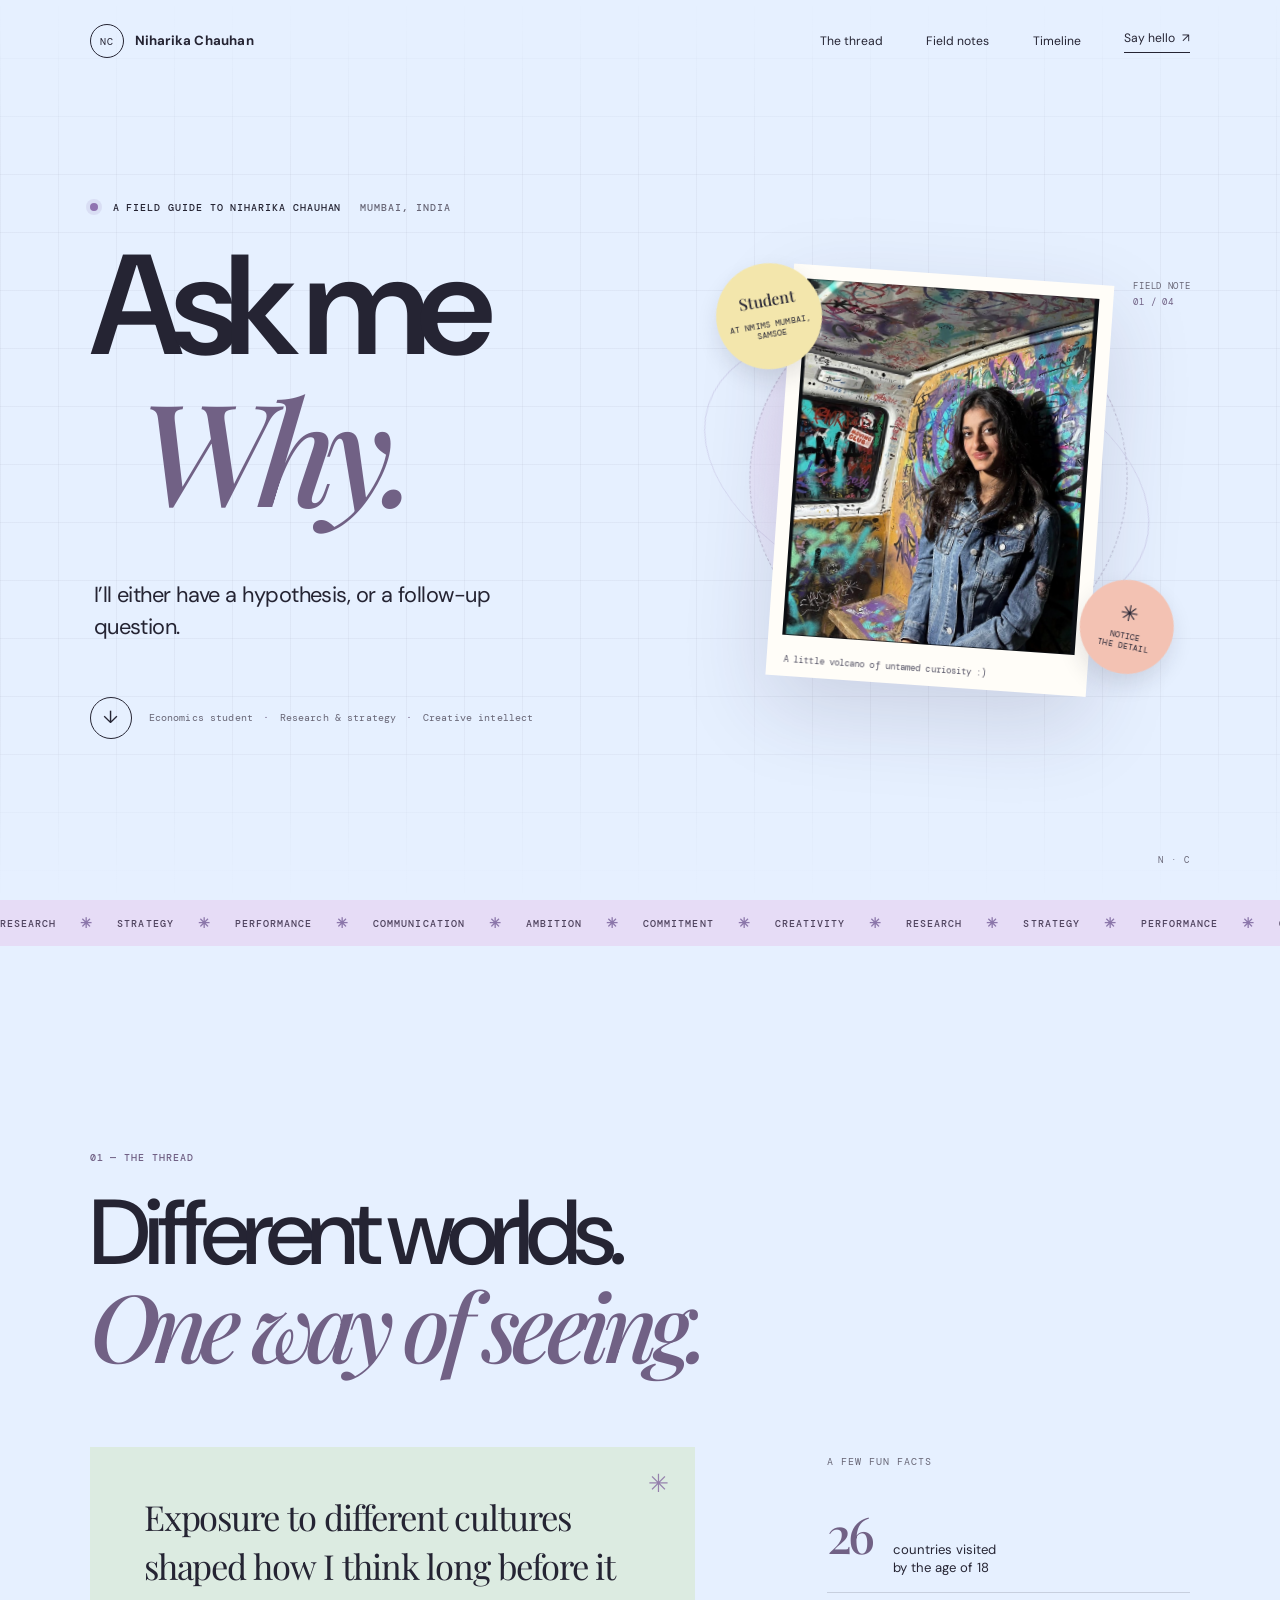
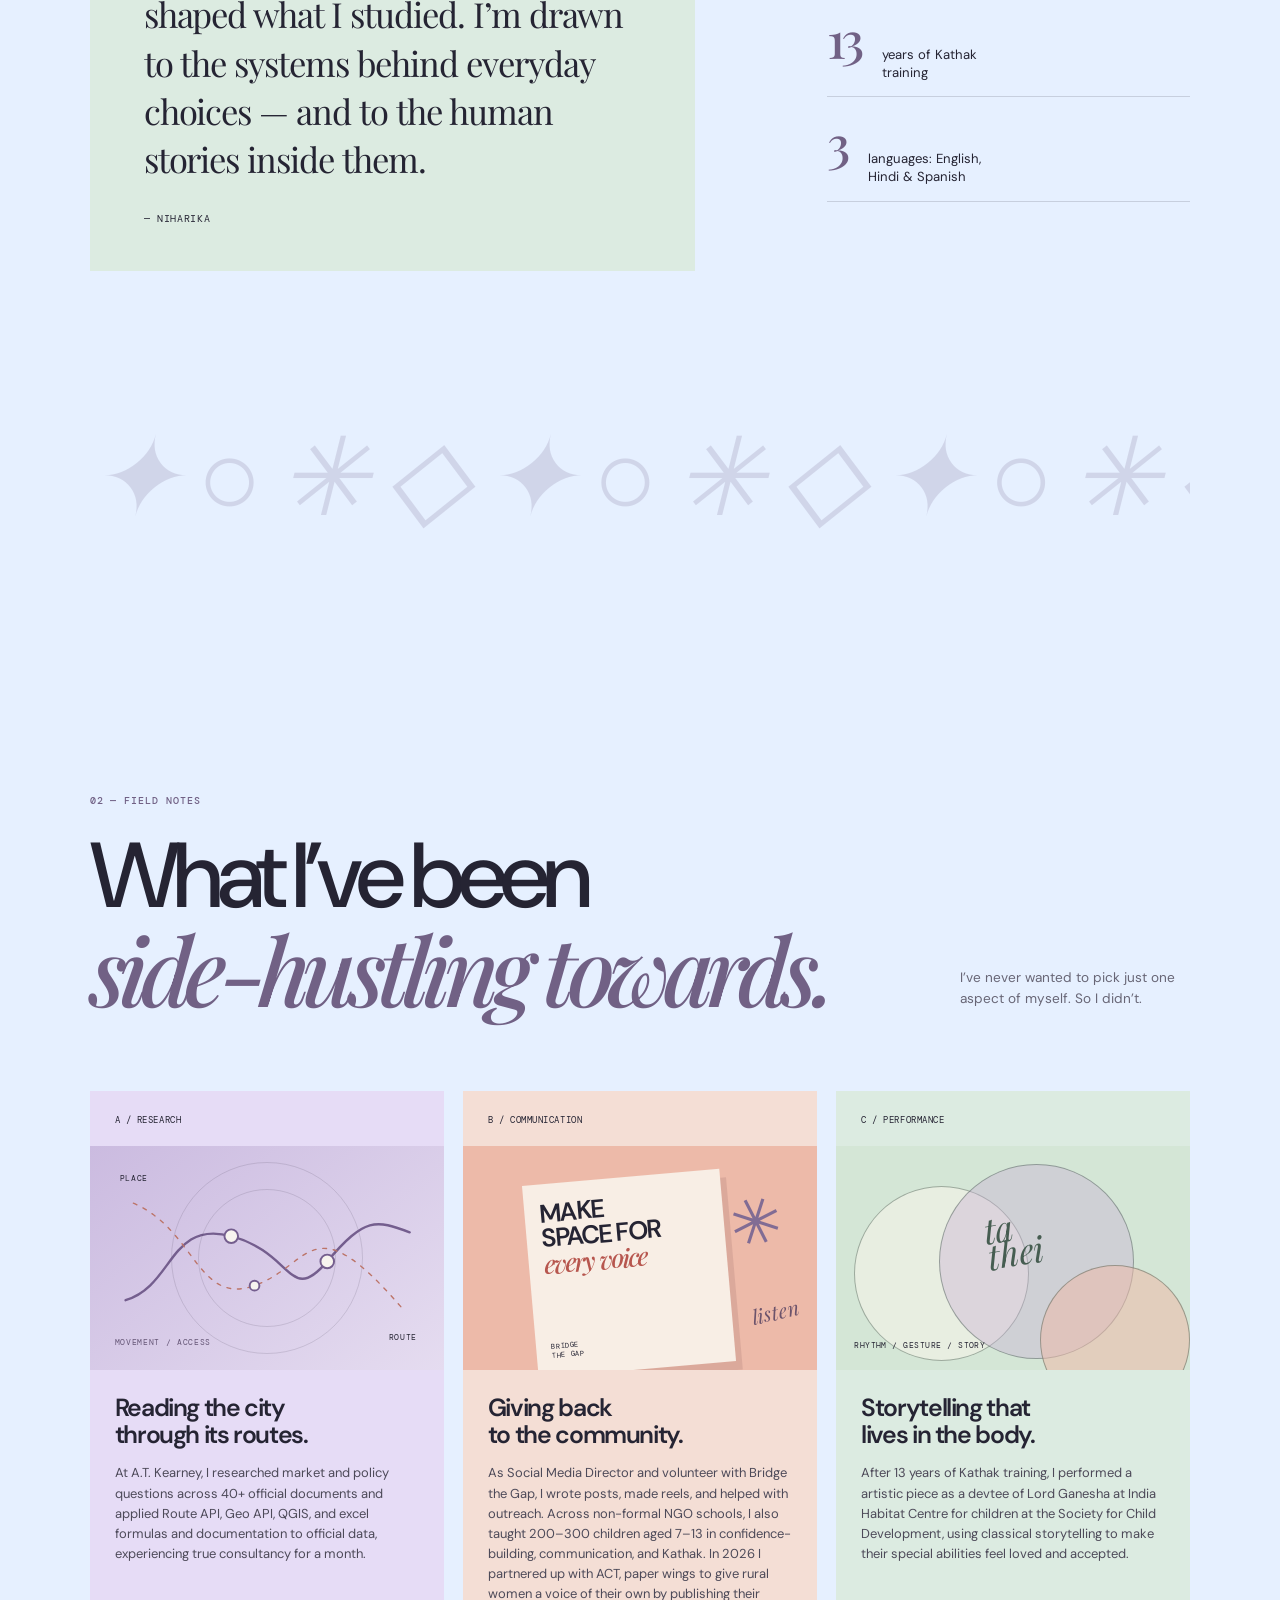
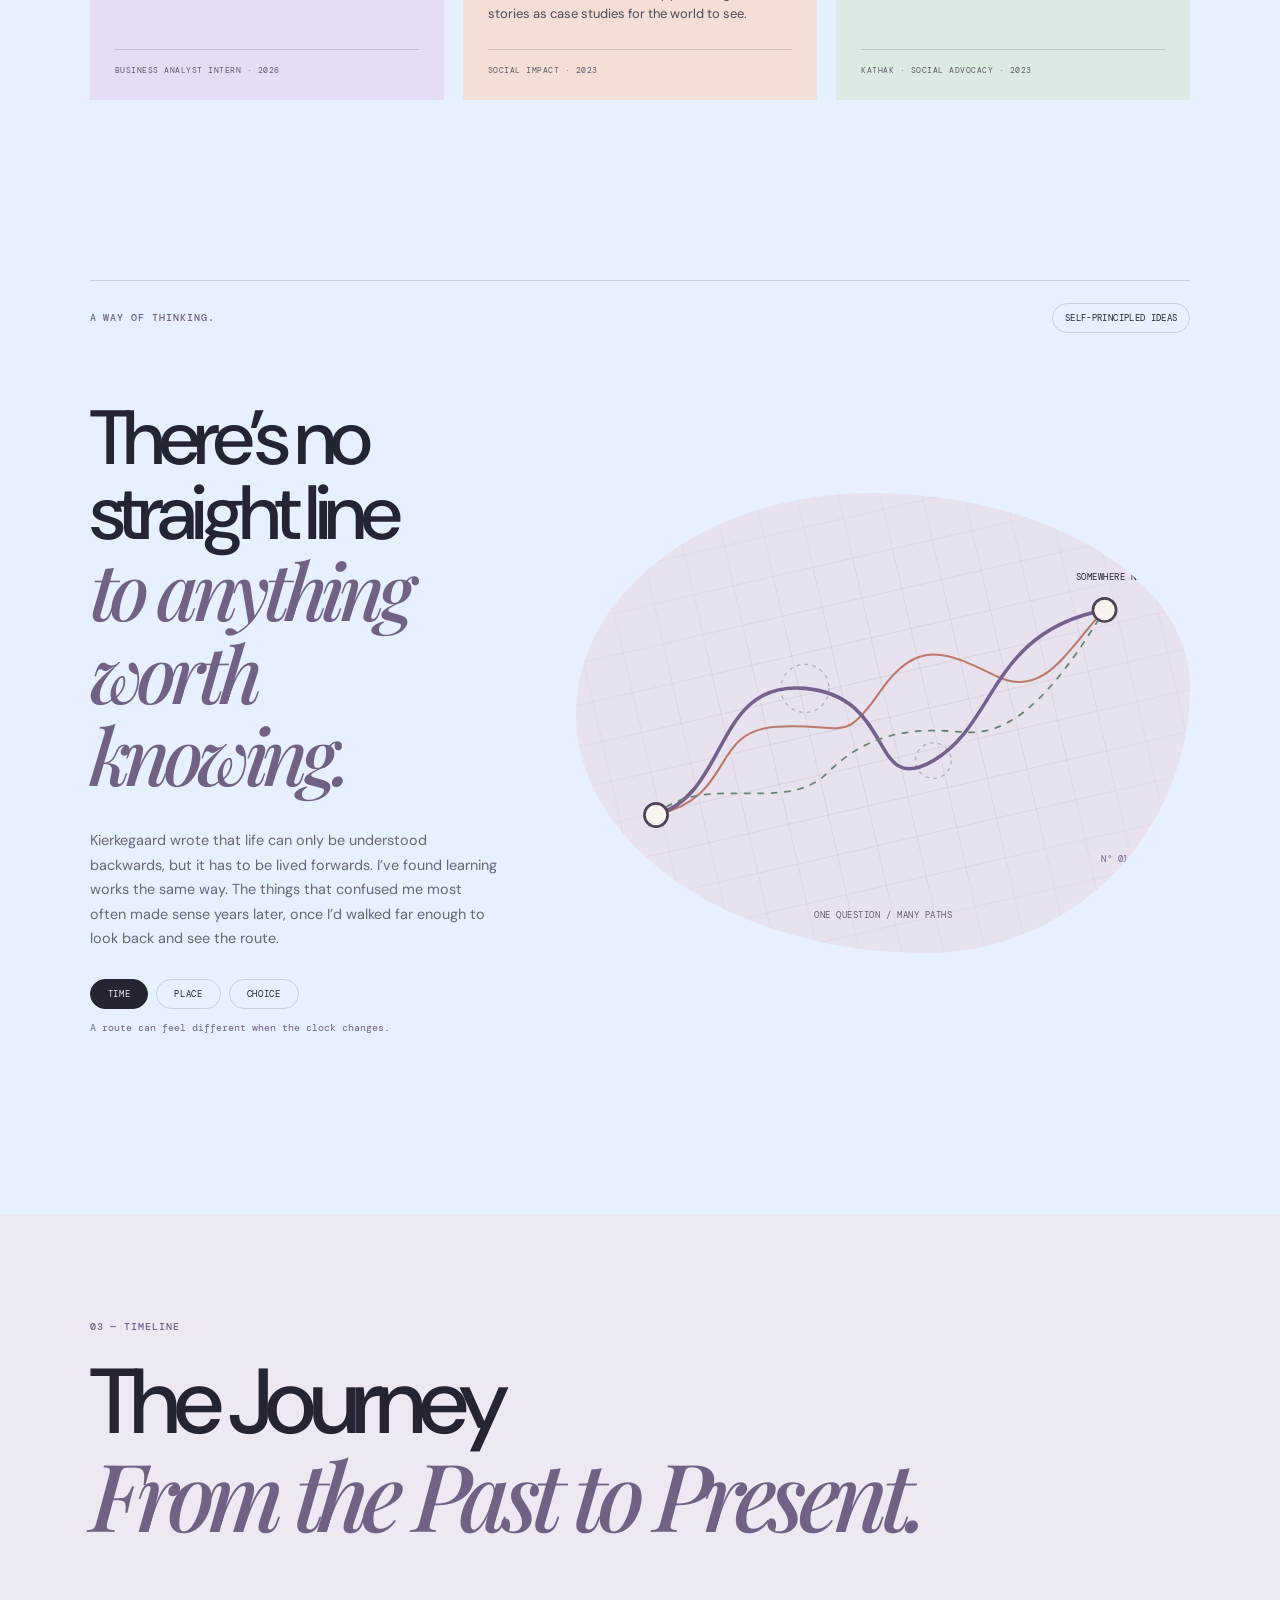
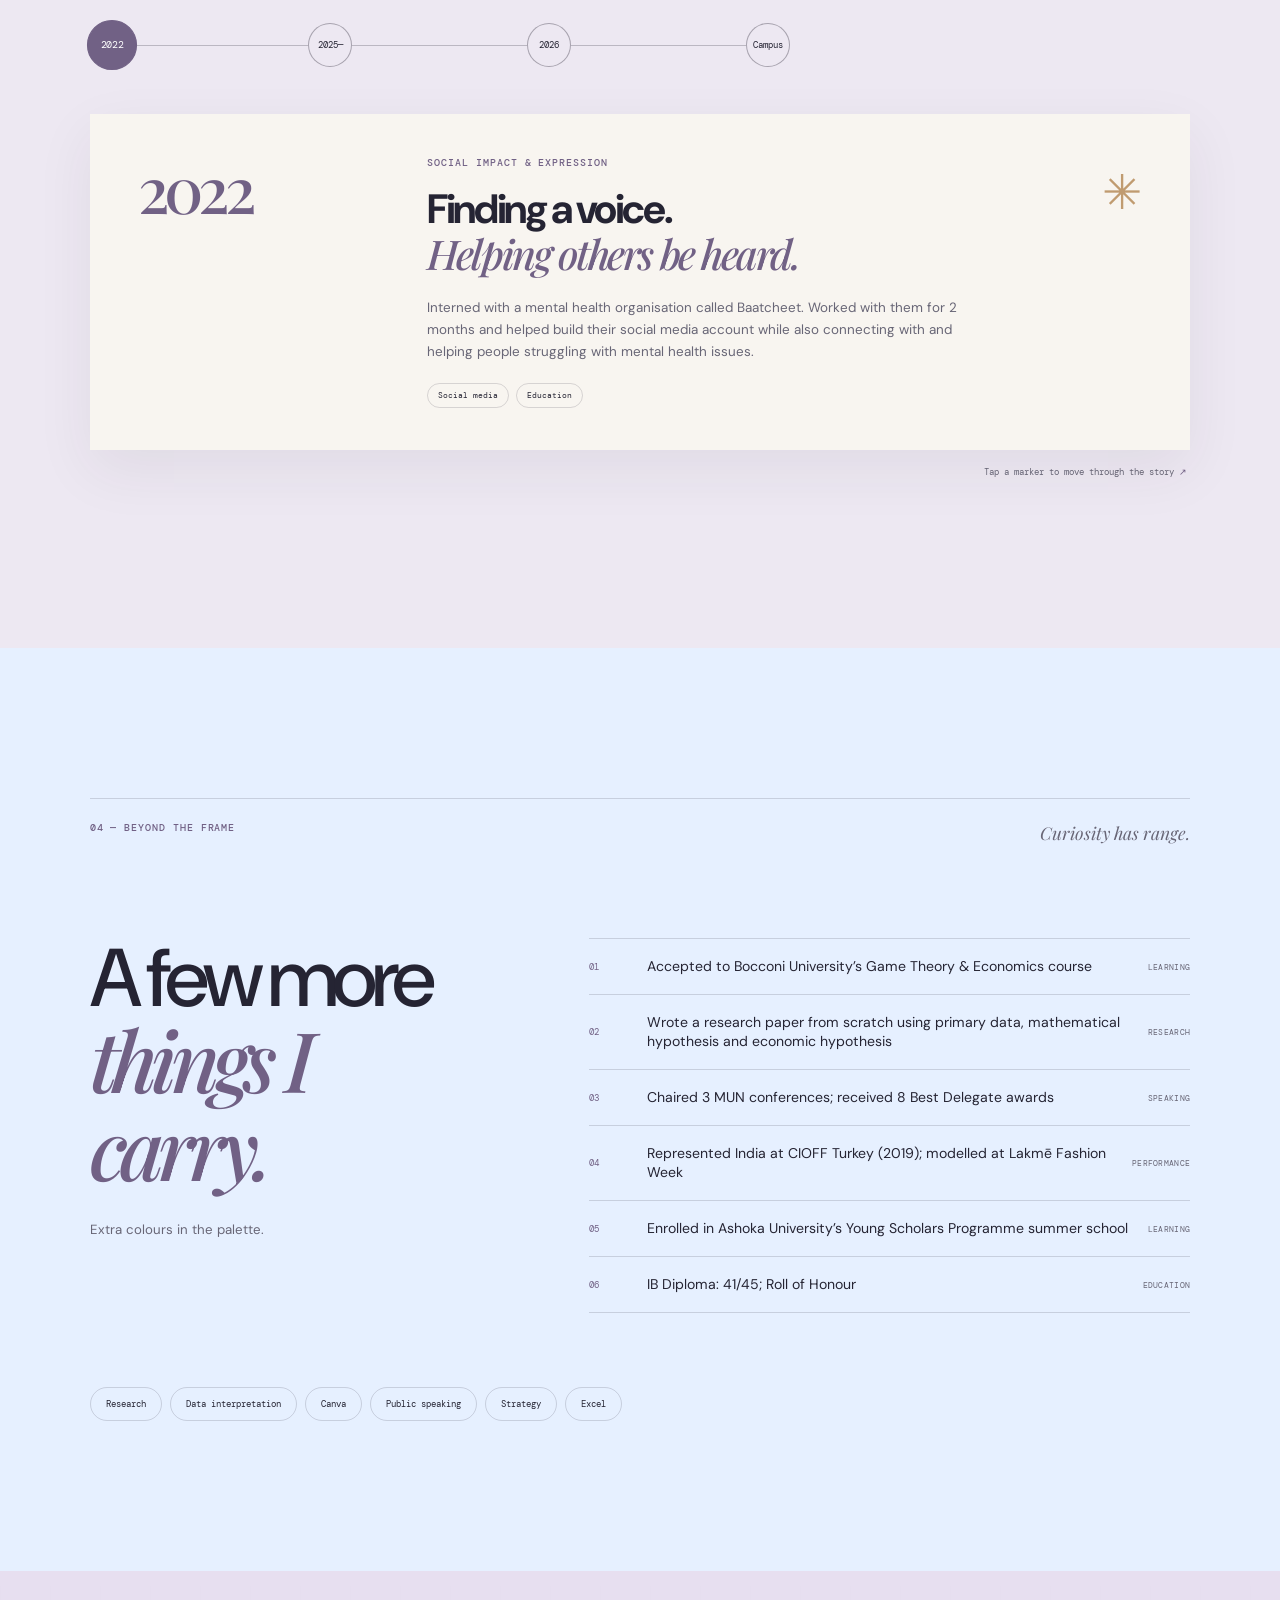
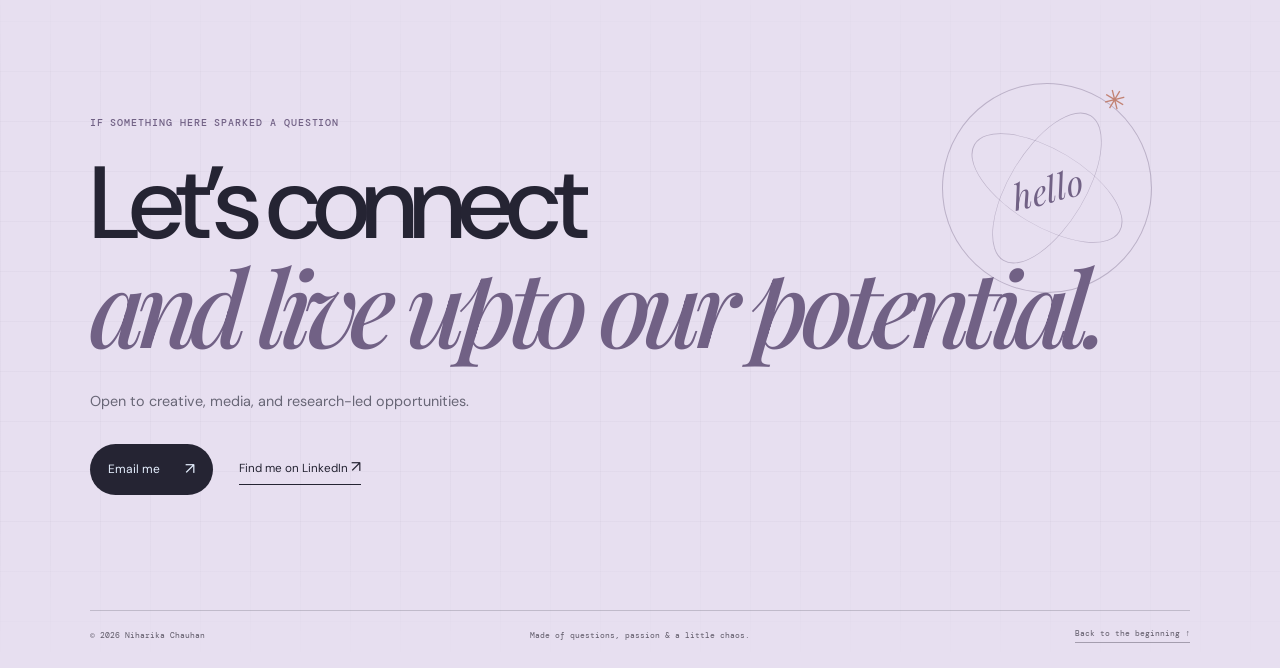
<file: index.html>
<!doctype html><html lang="en"><head><meta charset="utf-8"><meta name="viewport" content="width=device-width, initial-scale=1"><meta name="theme-color" content="#f7f4ef"><meta name="description" content="Niharika Chauhan — economics student, researcher, storyteller, and Kathak dancer in Mumbai."><meta property="og:title" content="Niharika Chauhan — Ask Me Why"><meta property="og:description" content="A personal field guide to the questions, people, and ideas that shape Niharika's work."><meta property="og:type" content="website"><title>Niharika Chauhan — Ask Me Why</title><link rel="icon" href="assets/monogram.svg" type="image/svg+xml"><link rel="preload" as="image" href="IMG_5118.jpg"><link rel="stylesheet" href="styles.css"><script defer src="script.js"></script></head><body><div class="progress-track" aria-hidden="true"><span id="progress"></span></div><header class="site-header"><a class="brand" href="#top" aria-label="Niharika Chauhan, home"><span class="brand-mark">NC</span><span>Niharika Chauhan</span></a><nav class="main-nav" aria-label="Main navigation"><a href="#thread">The thread</a><a href="#fieldnotes">Field notes</a><a href="#timeline">Timeline</a><a href="#hello">Say hello <span aria-hidden="true">↗</span></a></nav><button class="menu-toggle" type="button" aria-label="Open navigation" aria-expanded="false"><span></span><span></span></button></header><main id="top"><section class="hero section-wrap" aria-labelledby="hero-title"><div class="hero-grid" aria-hidden="true"></div><div class="hero-copy"><p class="eyebrow"><span class="eyebrow-dot"></span> A field guide to Niharika Chauhan <span class="eyebrow-city">Mumbai, India</span></p><h1 id="hero-title"><span class="hero-line"><span class="kinetic" data-kinetic aria-hidden="true">Ask me</span><span class="sr-only">Ask me</span></span><span class="hero-line hero-line-offset"> <em>Why.</em></span></h1><p class="hero-deck">I’ll either have a hypothesis, or a follow-up question.</p><div class="hero-bottomline"><a class="round-link" href="#thread" aria-label="Scroll to the story"><span>↓</span></a><p>Economics student <span>·</span> Research &amp; strategy <span>·</span> Creative intellect</p></div></div><div class="hero-art"><div class="art-orbit orbit-one parallax" data-depth="0.08"></div><div class="art-orbit orbit-two parallax" data-depth="-0.05"></div><div class="portrait-mat parallax" data-depth="0.12"><div class="portrait-image"><img src="IMG_5118.jpg" alt="Niharika Chauhan in front of a historic tower" fetchpriority="high"></div><span class="portrait-caption">A little volcano of untamed curiosity :)</span></div><div class="sticker sticker-top parallax" data-depth="-0.14"><span>Student</span><small>at NMIMS Mumbai,<br>SAMSOE</small></div><div class="sticker sticker-side parallax" data-depth="0.18"><span>✳</span><small>notice<br>the detail</small></div><div class="art-note">FIELD NOTE<br><span>01 / 04</span></div></div><div class="hero-stamp" aria-hidden="true">N · C</div></section><div class="ticker" aria-label="Research, strategy, performance, communication, ambition, commitment, creativity"><div class="ticker-track"><span>Research <b>✳</b> Strategy <b>✳</b> Performance <b>✳</b> Communication <b>✳</b> Ambition <b>✳</b> Commitment <b>✳</b> Creativity <b>✳</b></span><span aria-hidden="true">Research <b>✳</b> Strategy <b>✳</b> Performance <b>✳</b> Communication <b>✳</b> Curiosity <b>✳</b></span></div></div><section class="thread section-wrap" id="thread" aria-labelledby="thread-title"><div class="section-heading reveal"><p class="eyebrow">01 — The thread</p><h2 id="thread-title">Different worlds.<br><em>One way of seeing.</em></h2></div><div class="thread-content"><div class="thread-note reveal"><span class="handdrawn-star" aria-hidden="true">✳</span><p>Exposure to different cultures shaped how I think long before it shaped what I studied. I’m drawn to the systems behind everyday choices — and to the human stories inside them.</p><span class="note-signature">— Niharika</span></div><div class="thread-aside reveal"><p class="aside-label">A few fun facts</p><div class="coordinate"><strong>26</strong><span>countries visited<br>by the age of 18</span></div><div class="coordinate"><strong>13</strong><span>years of Kathak<br>training</span></div><div class="coordinate"><strong>3</strong><span>languages: English,<br>Hindi &amp; Spanish</span></div></div></div><div class="thread-marquee" aria-hidden="true"><span>✦  ○  ✳  ◇  ✦  ○  ✳  ◇  ✦  ○  ✳  ◇</span></div></section><section class="fieldnotes section-wrap" id="fieldnotes" aria-labelledby="fieldnotes-title"><div class="section-heading section-heading-split reveal"><div><p class="eyebrow">02 — Field notes</p><h2 id="fieldnotes-title">What I’ve been<br><em>side-hustling towards.</em></h2></div><p class="heading-aside">I’ve never wanted to pick just one aspect of myself. So I didn’t.</p></div><div class="notes-grid"><article class="note-card note-card-lilac reveal"><div class="note-index">A / Research</div><div class="note-illustration research-illustration" aria-hidden="true"><span class="map-label map-label-one">place</span><span class="map-label map-label-two">route</span><svg viewBox="0 0 320 175" role="presentation"><path d="M14 131 C64 116 59 48 123 65 S183 137 222 91 S272 48 307 61"/><path d="M22 31 C86 58 88 137 147 116 S205 30 299 139"/><circle cx="123" cy="65" r="7"/><circle cx="222" cy="91" r="7"/><circle cx="147" cy="116" r="5"/></svg><span class="illustration-tag">movement / access</span></div><h3>Reading the city<br>through its routes.</h3><p>At A.T. Kearney, I researched market and policy questions across 40+ official documents and applied Route API, Geo API, QGIS, and excel formulas and documentation to official data, experiencing true consultancy for a month.</p><span class="card-foot">Business Analyst Intern · 2026</span></article><article class="note-card note-card-peach reveal"><div class="note-index">B / Communication </div><div class="note-illustration social-illustration" aria-hidden="true"><div class="social-poster"><span>make<br>space for<br><i>every voice</i></span><b>BRIDGE<br>THE GAP</b></div><span class="collage-flower">✳</span><span class="cutout-word">listen</span></div><h3>Giving back<br>to the community.</h3><p>As Social Media Director and volunteer with Bridge the Gap, I wrote posts, made reels, and helped with outreach. Across non-formal NGO schools, I also taught 200–300 children aged 7–13 in confidence-building, communication, and Kathak. In 2026 I partnered up with ACT, paper wings to give rural women a voice of their own by publishing their stories as case studies for the world to see. </p><span class="card-foot">Social impact · 2023</span></article><article class="note-card note-card-mint reveal"><div class="note-index">C / Performance</div><div class="note-illustration rhythm-illustration" aria-hidden="true"><span class="rhythm-circle circle-a"></span><span class="rhythm-circle circle-b"></span><span class="rhythm-circle circle-c"></span><span class="rhythm-word">ta<br>thei</span><span class="rhythm-caption">rhythm / gesture / story</span></div><h3>Storytelling that<br>lives in the body.</h3><p>After 13 years of Kathak training, I performed a artistic piece as a devtee of Lord Ganesha at India Habitat Centre for children at the Society for Child Development, using classical storytelling to make their special abilities feel loved and accepted.</p><span class="card-foot">Kathak · Social advocacy · 2023</span></article></div></section><section class="concept section-wrap" id="concept" aria-labelledby="concept-title"><div class="concept-label reveal"><span class="eyebrow">A WAY OF THINKING.</span><span class="concept-badge">Self-principled ideas</span></div><div class="concept-layout"><div class="concept-copy reveal"><h2 id="concept-title">There’s no straight line<br><em>to anything worth knowing.</em></h2><p>Kierkegaard wrote that life can only be understood backwards, but it has to be lived forwards. I’ve found learning works the same way. The things that confused me most often made sense years later, once I’d walked far enough to look back and see the route.</p><div class="concept-controls" role="group" aria-label="Change the concept lens"><button class="lens-button is-active" type="button" data-lens="time" aria-pressed="true">Time</button><button class="lens-button" type="button" data-lens="place" aria-pressed="false">Place</button><button class="lens-button" type="button" data-lens="choice" aria-pressed="false">Choice</button></div><p class="lens-caption" id="lens-caption" aria-live="polite">A route can feel different when the clock changes.</p></div><div class="concept-map reveal" data-map-lens="time"><div class="map-grid" aria-hidden="true"></div><span class="map-key map-key-a">home</span><span class="map-key map-key-b">somewhere new</span><svg class="route-map" viewBox="0 0 620 420" role="img" aria-label="Abstract map showing several possible routes between two points"><path class="route route-soft" d="M55 319 C145 299 114 225 190 220 S264 242 306 181 S381 136 436 163 S516 133 558 89"/><path class="route route-main" d="M55 319 C138 294 119 168 222 177 S294 300 366 258 S429 114 558 89"/><path class="route route-dash" d="M55 319 C107 270 200 319 247 272 S345 221 398 226 S496 191 558 89"/><circle class="map-point point-start" cx="55" cy="319" r="13"/><circle class="map-point point-end" cx="558" cy="89" r="13"/><circle class="map-orbit" cx="222" cy="177" r="27"/><circle class="map-orbit" cx="366" cy="258" r="20"/></svg><span class="map-caption">one question / many paths</span><span class="map-mark">N° 01</span></div></div></section><section class="timeline-section section-wrap" id="timeline" aria-labelledby="timeline-title"><div class="section-heading reveal"><p class="eyebrow">03 — Timeline</p><h2 id="timeline-title">The Journey<br><em>From the Past to Present.</em></h2></div><div class="timeline-ui reveal"><div class="timeline-tabs" role="tablist" aria-label="Explore Niharika's timeline"><button class="timeline-tab is-active" id="tab-2022" role="tab" type="button" aria-selected="true" aria-controls="timeline-panel" data-event="2022">2022</button><button class="timeline-tab" id="tab-2025" role="tab" type="button" aria-selected="false" aria-controls="timeline-panel" data-event="2025">2025—</button><button class="timeline-tab" id="tab-2026" role="tab" type="button" aria-selected="false" aria-controls="timeline-panel" data-event="2026">2026</button><button class="timeline-tab" id="tab-campus" role="tab" type="button" aria-selected="false" aria-controls="timeline-panel" data-event="campus">Campus</button><span class="timeline-track" aria-hidden="true"><i id="timeline-marker"></i></span></div><article class="timeline-panel" id="timeline-panel" role="tabpanel" aria-labelledby="tab-2023" tabindex="0"><div class="timeline-year" id="timeline-year">2022</div><div class="timeline-details"><p class="eyebrow" id="timeline-kicker">Social impact &amp; expression</p><h3 id="timeline-heading">Finding a voice.<br><em>Helping others be heard.</em></h3><p id="timeline-description">Interned with a mental health organisation called Baatcheet. Worked with them for 2 months and helped build their social media account while also connecting with and helping people struggling with mental health issues.</p><div class="timeline-tags" id="timeline-tags"><span>Social media</span><span>Education</span></div></div><span class="timeline-doodle" aria-hidden="true">✳</span></article></div><p class="timeline-hint">Tap a marker to move through the story <span aria-hidden="true">↗</span></p></section><section class="beyond section-wrap" aria-labelledby="beyond-title"><div class="beyond-top reveal"><p class="eyebrow">04 — Beyond the frame</p><span>Curiosity has range.</span></div><div class="beyond-grid"><div class="beyond-title reveal"><h2 id="beyond-title">A few more<br><em>things I carry.</em></h2><p> Extra colours in the palette.</p></div><div class="beyond-list reveal"><div class="beyond-row"><span>01</span><p>Accepted to Bocconi University’s Game Theory &amp; Economics course</p><b>Learning</b></div><div class="beyond-row"><span>02</span><p>Wrote a research paper from scratch using primary data, mathematical hypothesis and economic hypothesis</p><b>Research</b></div><div class="beyond-row"><span>03</span><p>Chaired 3 MUN conferences; received 8 Best Delegate awards</p><b>Speaking</b></div><div class="beyond-row"><span>04</span><p>Represented India at CIOFF Turkey (2019); modelled at Lakmē Fashion Week</p><b>Performance</b></div><div class="beyond-row"><span>05</span><p>Enrolled in Ashoka University’s Young Scholars Programme summer school</p><b>Learning</b></div><div class="beyond-row"><span>06</span><p>IB Diploma: 41/45; Roll of Honour</p><b>Education</b></div></div></div><div class="skills-ribbon reveal"><span>Research</span><span>Data interpretation</span><span>Canva</span><span>Public speaking</span><span>Strategy</span><span>Excel</span></div></section><section class="contact section-wrap" id="hello" aria-labelledby="contact-title"><div class="contact-grid" aria-hidden="true"></div><div class="contact-inner reveal"><p class="eyebrow">If something here sparked a question</p><h2 id="contact-title">Let’s connect<br><em>and live upto our potential.</em></h2><p class="contact-deck">Open to creative, media, and research-led opportunities.</p><div class="contact-links"><a class="contact-button" href="mailto:niharikachauhan07@gmail.com">Email me <span>↗</span></a><a class="linkedin-link" href="https://www.linkedin.com/in/niharika2007" target="_blank" rel="noreferrer">Find me on LinkedIn <span>↗</span></a></div></div><div class="contact-orbit" aria-hidden="true"><span>hello</span><i>✳</i></div><footer class="site-footer"><span>© <span id="year">2026</span> Niharika Chauhan</span><span>Made of questions, passion &amp; a little chaos.</span><a href="#top">Back to the beginning ↑</a></footer></section></main></body></html>
</file>
<file: styles.css>
@import url('https://fonts.googleapis.com/css2?family=DM+Mono:wght@400;500&family=DM+Sans:wght@400;500;600;700&family=Playfair+Display:ital,wght@0,500;0,600;0,700;1,500;1,600&display=swap');:root{--paper:#e6f0ff;--ink:#252433;--muted:#686676;--lav:#e6dcf6;--peach:#f3c2b3;--mint:#dcebe1;--butter:#f3e6ac;--plum:#716185;--line:rgba(37,36,51,.16);--sans:'DM Sans',Arial,sans-serif;--serif:'Playfair Display',Georgia,serif;--mono:'DM Mono',monospace;--gutter:clamp(24px,7vw,108px);--max:1440px}*{box-sizing:border-box}html{scroll-behavior:smooth;scroll-padding-top:86px}body{margin:0;background:var(--paper);color:var(--ink);font-family:var(--sans);font-size:16px;line-height:1.55;overflow-x:hidden}a{color:inherit;text-decoration:none}button{font:inherit;color:inherit}.progress-track{position:fixed;inset:0 0 auto;z-index:100;height:3px;background:transparent}.progress-track span{display:block;width:0;height:100%;background:var(--plum)}.site-header{position:absolute;z-index:20;top:0;left:0;right:0;display:flex;align-items:center;justify-content:space-between;padding:24px var(--gutter);max-width:1600px;margin:auto}.brand{display:flex;align-items:center;gap:11px;font-size:.83rem;font-weight:700;letter-spacing:.015em}.brand-mark{display:grid;place-items:center;width:34px;height:34px;border:1px solid var(--ink);border-radius:50%;font:.62rem var(--mono)}.main-nav{display:flex;gap:clamp(20px,3.4vw,52px);align-items:center;font-size:.76rem}.main-nav a{transition:opacity .2s}.main-nav a:hover{opacity:.55}.main-nav a:last-child{padding-bottom:5px;border-bottom:1px solid var(--ink)}.main-nav a span{margin-left:4px}.menu-toggle{display:none;border:0;background:none}.section-wrap{position:relative;width:min(100%,var(--max));margin-inline:auto;padding-inline:var(--gutter)}.hero{min-height:min(900px,100svh);min-height:max(720px,100svh);display:grid;grid-template-columns:1.06fr .94fr;align-items:center;padding-top:114px;padding-bottom:60px;isolation:isolate}.hero-grid,.contact-grid{position:absolute;inset:0;z-index:-1;pointer-events:none;background-image:linear-gradient(to right,rgba(71,69,86,.052) 1px,transparent 1px),linear-gradient(to bottom,rgba(71,69,86,.052) 1px,transparent 1px);background-size:58px 58px;mask-image:linear-gradient(to bottom,transparent 0,#000 18%,#000 80%,transparent 100%)}.hero-copy{position:relative;z-index:2;padding:34px 0 48px}.eyebrow{margin:0 0 24px;font:500 .65rem var(--mono);letter-spacing:.09em;text-transform:uppercase}.eyebrow-dot{display:inline-block;width:8px;height:8px;border-radius:50%;background:#8f73b1;margin-right:8px;box-shadow:0 0 0 4px rgba(143,115,177,.14)}.eyebrow-city{margin-left:12px;color:var(--muted)}h1,h2,h3,p{margin-top:0}.hero h1{margin:0;font-size:clamp(5.2rem,11.1vw,10rem);line-height:.83;letter-spacing:-.085em;font-weight:600}.hero-line{display:block;overflow:hidden;padding:.06em .08em .12em 0}.hero-line-offset{padding-left:.34em}.hero-line em,h2 em{font-family:var(--serif);font-weight:500;letter-spacing:-.08em;color:var(--plum)}.kinetic{display:inline-block}.kinetic .letter{display:inline-block;animation:letter-rise .7s both;animation-delay:calc(var(--i)*35ms)}@keyframes letter-rise{from{transform:translateY(110%) rotate(9deg);opacity:0}to{transform:translateY(0) rotate(0);opacity:1}}.hero-deck{max-width:410px;margin:44px 0 54px 4px;font-size:clamp(1.05rem,1.7vw,1.36rem);line-height:1.45;letter-spacing:-.025em}.hero-bottomline{display:flex;align-items:center;gap:17px}.hero-bottomline p{margin:0;font:.61rem var(--mono);letter-spacing:.015em;color:var(--muted)}.hero-bottomline p span{padding:0 4px;color:var(--plum)}.round-link{flex:0 0 42px;height:42px;border:1px solid var(--ink);border-radius:50%;display:grid;place-items:center;font-size:1.1rem;transition:background .3s,color .3s,transform .3s}.round-link:hover{background:var(--ink);color:var(--paper);transform:translateY(3px)}.hero-art{position:relative;min-height:600px;display:grid;place-items:center;perspective:1000px}.portrait-mat{position:relative;z-index:2;width:min(62%,370px);padding:14px 14px 41px;background:#fffdf8;box-shadow:0 30px 80px rgba(55,43,73,.15);transform:translate(var(--px,0),var(--py,0)) rotate(4deg);transition:transform .6s cubic-bezier(.2,.8,.2,1)}.portrait-mat:hover{transform:rotate(0deg) scale(1.025)}.portrait-image{aspect-ratio:.82;overflow:hidden;background:var(--lav)}.portrait-image img{display:block;width:100%;height:100%;object-fit:cover;object-position:center 40%;filter:saturate(.84)}.portrait-caption{position:absolute;bottom:11px;left:17px;font:.55rem var(--mono);letter-spacing:.01em;color:#555365}.art-orbit{position:absolute;border:1px solid rgba(113,97,133,.34);border-radius:50%;width:min(73%,460px);aspect-ratio:1;transform:translate(var(--px,0),var(--py,0)) rotate(-26deg)}.orbit-one{background:radial-gradient(ellipse at 30% 30%,rgba(230,220,246,.85),rgba(230,220,246,0) 62%);border-style:dashed}.orbit-two{width:min(89%,550px);border-color:rgba(143,115,177,.22);transform:translate(var(--px,0),var(--py,0)) rotate(18deg) scaleY(.58)}.sticker{position:absolute;z-index:3;display:flex;align-items:center;justify-content:center;gap:7px;border-radius:50%;text-align:center;box-shadow:0 10px 22px rgba(35,31,48,.12);transform:translate(var(--px,0),var(--py,0)) rotate(-10deg)}.sticker-top{top:15%;left:10%;width:106px;height:106px;background:var(--butter);flex-direction:column;gap:12px}.sticker-top span{font:500 1rem var(--serif);line-height:1}.sticker small{font:.48rem var(--mono);line-height:1.25;letter-spacing:.02em;text-transform:uppercase}.sticker-side{right:5%;bottom:18%;width:94px;height:94px;background:var(--peach);flex-direction:column;transform:translate(var(--px,0),var(--py,0)) rotate(11deg)}.sticker-side span{font-size:1.4rem;line-height:1}.art-note{position:absolute;right:0;top:17%;font:.54rem var(--mono);letter-spacing:.08em;line-height:1.8;color:var(--muted)}.art-note span{color:var(--plum)}.hero-stamp{position:absolute;bottom:34px;right:var(--gutter);font:.55rem var(--mono);letter-spacing:.16em;color:var(--muted)}.ticker{overflow:hidden;white-space:nowrap;background:var(--lav);color:#4f435e;padding:14px 0;font:500 .65rem var(--mono);letter-spacing:.1em;text-transform:uppercase}.ticker-track{display:flex;width:max-content;animation:ticker 33s linear infinite}.ticker-track span{display:flex;align-items:center;gap:24px;padding-right:24px}.ticker b{font-size:.9rem;color:#8b76aa}@keyframes ticker{to{transform:translateX(-50%)}}.thread{padding-top:clamp(110px,16vw,210px);padding-bottom:130px}.section-heading{margin-bottom:70px}.section-heading .eyebrow{color:var(--plum)}.section-heading h2,.beyond-title h2,.concept h2,.contact h2{font-size:clamp(3rem,7.2vw,7rem);line-height:.98;letter-spacing:-.07em;font-weight:500;margin:0}.section-heading h2 em,.beyond-title h2 em,.concept h2 em,.contact h2 em{font-size:1.02em}.thread-content{display:grid;grid-template-columns:1.25fr .75fr;gap:12%;align-items:start}.thread-note{position:relative;max-width:650px;padding:46px 54px;background:var(--mint);transform:rotate(-1.1deg)}.thread-note p{margin:0;font-family:var(--serif);font-size:clamp(1.45rem,2.7vw,2.25rem);line-height:1.4;letter-spacing:-.03em}.handdrawn-star{position:absolute;right:26px;top:18px;color:#9580ac;font-size:1.55rem}.note-signature{display:block;margin-top:28px;font:.61rem var(--mono);letter-spacing:.07em;text-transform:uppercase}.thread-aside{padding-top:8px}.aside-label{font:.6rem var(--mono);text-transform:uppercase;letter-spacing:.1em;color:var(--muted);margin:0 0 20px}.coordinate{display:flex;gap:22px;align-items:baseline;border-bottom:1px solid var(--line);padding:11px 0 15px}.coordinate strong{font:500 3.15rem var(--serif);color:var(--plum);letter-spacing:-.08em}.coordinate span{font-size:.82rem;line-height:1.35}.thread-marquee{overflow:hidden;margin-top:115px;color:rgba(113,97,133,.18);font-size:clamp(3rem,8.5vw,8rem);font-family:var(--serif);font-style:italic;white-space:nowrap;letter-spacing:-.055em}.thread-marquee span{display:block;width:max-content;animation:marquee 24s linear infinite}@keyframes marquee{to{transform:translateX(-18%)}}.fieldnotes{padding-top:110px;padding-bottom:150px}.section-heading-split{display:flex;justify-content:space-between;align-items:end;gap:40px}.heading-aside{max-width:230px;font-size:.85rem;color:var(--muted);margin:0 0 12px}.notes-grid{display:grid;grid-template-columns:repeat(3,1fr);gap:19px;align-items:stretch}.note-card{position:relative;overflow:hidden;min-height:570px;padding:23px 25px 24px;display:flex;flex-direction:column}.note-card-lilac{background:var(--lav)}.note-card-peach{background:#f4ded5}.note-card-mint{background:#dcebe1}.note-index,.card-foot{font:.57rem var(--mono);letter-spacing:.06em;text-transform:uppercase}.note-index{position:relative;z-index:2}.note-illustration{position:relative;height:224px;margin:20px -25px 25px;overflow:hidden}.research-illustration{background:linear-gradient(142deg,#cbbbe0,#e5dcf0)}.research-illustration:before,.research-illustration:after{content:"";position:absolute;border:1px solid rgba(51,43,68,.14);border-radius:50%;width:190px;height:190px;left:50%;top:50%;transform:translate(-50%,-50%)}.research-illustration:after{width:136px;height:136px}.research-illustration svg{position:absolute;inset:22px;width:calc(100% - 44px);height:calc(100% - 44px);overflow:visible}.research-illustration svg path{fill:none;stroke:#745e8e;stroke-width:2.5;stroke-linecap:round;stroke-dasharray:600;stroke-dashoffset:0;animation:route-draw 2.2s ease both}.research-illustration svg path:nth-child(2){stroke:#bc7468;stroke-width:1.4;stroke-dasharray:4 7}.research-illustration svg circle{fill:#f7f4ef;stroke:#745e8e;stroke-width:2}.map-label,.illustration-tag{position:absolute;z-index:1;font:.52rem var(--mono);text-transform:uppercase;letter-spacing:.08em}.map-label-one{left:30px;top:27px}.map-label-two{right:27px;bottom:27px}.illustration-tag{left:25px;bottom:22px;color:#665777}.social-illustration{background:#edbaa9}.social-poster{position:absolute;left:19%;top:14%;width:56%;height:86%;padding:17px 15px;background:#f8eee5;box-shadow:6px 9px 0 rgba(99,55,61,.13);transform:rotate(-5deg);display:flex;flex-direction:column;justify-content:space-between}.social-poster span{font:600 clamp(1rem,2vw,1.6rem)/.98 var(--sans);letter-spacing:-.07em;text-transform:uppercase}.social-poster i{font-family:var(--serif);font-weight:500;text-transform:none;color:#b7564e}.social-poster b{font:.45rem var(--mono);letter-spacing:.09em}.collage-flower{position:absolute;right:10%;top:12%;font-size:4rem;color:#816c94;transform:rotate(18deg)}.cutout-word{position:absolute;right:5%;bottom:20%;font:italic 1.25rem var(--serif);transform:rotate(-13deg);color:#6c536b}.rhythm-illustration{background:#d4e6d6}.rhythm-circle{position:absolute;border:1px solid rgba(64,88,74,.45);border-radius:50%;width:175px;height:175px}.circle-a{left:5%;top:18%;background:rgba(248,244,235,.55)}.circle-b{left:29%;top:8%;width:195px;height:195px;background:rgba(199,174,213,.38)}.circle-c{right:0;bottom:-20%;width:150px;height:150px;background:rgba(237,186,169,.55)}.rhythm-word{position:absolute;left:42%;top:30%;font:italic 2.2rem/.75 var(--serif);color:#465d51;transform:rotate(-10deg)}.rhythm-caption{position:absolute;left:18px;bottom:20px;font:.49rem var(--mono);letter-spacing:.06em;text-transform:uppercase}.note-card h3{font-size:1.55rem;line-height:1.08;letter-spacing:-.055em;margin:0 0 15px;font-weight:600}.note-card>p{font-size:.81rem;line-height:1.55;color:#4d4a59;margin:0 0 25px}.card-foot{margin-top:auto;padding-top:15px;border-top:1px solid rgba(37,36,51,.18);font-size:.52rem;color:#5f5a69}.concept{padding-top:30px;padding-bottom:170px}.concept-label{display:flex;justify-content:space-between;align-items:center;border-top:1px solid var(--line);padding-top:22px;margin-bottom:68px}.concept-label .eyebrow{margin:0;color:var(--plum)}.concept-badge{padding:8px 12px;border:1px solid var(--line);border-radius:20px;font:.55rem var(--mono);letter-spacing:.04em;text-transform:uppercase}.concept-layout{display:grid;grid-template-columns:.8fr 1.2fr;gap:7%;align-items:center}.concept h2{font-size:clamp(3.1rem,6vw,6rem);margin-bottom:30px}.concept-copy>p:not(.eyebrow):not(.lens-caption){max-width:420px;font-size:.9rem;color:var(--muted);line-height:1.7}.concept-controls{display:flex;gap:8px;margin:28px 0 12px}.lens-button{border:1px solid var(--line);background:transparent;border-radius:99px;padding:8px 17px;font:.59rem var(--mono);text-transform:uppercase;letter-spacing:.07em;cursor:pointer;transition:background .2s,color .2s,border-color .2s}.lens-button:hover,.lens-button.is-active{background:var(--ink);color:var(--paper);border-color:var(--ink)}.lens-caption{min-height:1.5em;font:.6rem var(--mono);color:var(--plum)}.concept-map{position:relative;overflow:hidden;min-height:460px;background:#e8e2ef;border-radius:48% 52% 43% 57% / 48% 42% 58% 52%;transition:border-radius .7s,background .5s}.concept-map[data-map-lens="place"]{background:#dcebe1;border-radius:56% 44% 55% 45% / 40% 54% 46% 60%}.concept-map[data-map-lens="choice"]{background:#f2e3bd;border-radius:42% 58% 48% 52% / 55% 45% 55% 45%}.map-grid{position:absolute;inset:-10%;background-image:linear-gradient(rgba(37,36,51,.07) 1px,transparent 1px),linear-gradient(90deg,rgba(37,36,51,.07) 1px,transparent 1px);background-size:34px 34px;transform:rotate(-13deg) scale(1.2);mask-image:radial-gradient(ellipse,#000 20%,transparent 72%)}.route-map{position:absolute;width:90%;height:86%;left:5%;top:6%;overflow:visible}.route{fill:none;stroke:#76618e;stroke-linecap:round;stroke-linejoin:round;transition:stroke .35s,stroke-width .35s,opacity .35s}.route-main{stroke-width:4}.route-soft{stroke:#bb7869;stroke-width:2.3}.route-dash{stroke:#688574;stroke-width:2;stroke-dasharray:6 9}.concept-map[data-map-lens="place"] .route{stroke:#5e806c}.concept-map[data-map-lens="choice"] .route{stroke:#bb735e}.map-point{fill:#f7f4ef;stroke:#4c4358;stroke-width:3}.map-orbit{fill:none;stroke:rgba(79,66,100,.33);stroke-width:1.5;stroke-dasharray:4 5}.map-key,.map-caption,.map-mark{position:absolute;z-index:2;font:.55rem var(--mono);text-transform:uppercase;letter-spacing:.06em}.map-key-a{left:7%;bottom:19%}.map-key-b{right:7%;top:17%;text-align:right}.map-caption{left:50%;bottom:7%;transform:translateX(-50%);color:#655a72}.map-mark{right:10%;bottom:19%;color:#76618e}.timeline-section{padding-top:105px;padding-bottom:170px;background:#ede8f2}.timeline-section:before{content:"";position:absolute;z-index:-1;left:50%;top:0;bottom:0;width:100vw;background:#ede8f2;transform:translateX(-50%)}.timeline-section .section-heading{margin-bottom:77px}.timeline-ui{position:relative}.timeline-tabs{position:relative;display:flex;align-items:center;justify-content:space-between;max-width:700px;margin:0 0 47px}.timeline-track{position:absolute;left:21px;right:21px;top:50%;height:1px;background:rgba(37,36,51,.25);z-index:0}.timeline-track i{position:absolute;top:-4px;left:0;width:9px;height:9px;border-radius:50%;background:var(--plum);transition:left .35s}.timeline-tab{position:relative;z-index:1;width:44px;height:44px;border:1px solid rgba(37,36,51,.35);border-radius:50%;background:#ede8f2;font:.56rem var(--mono);cursor:pointer;transition:background .2s,color .2s,transform .2s}.timeline-tab:hover{transform:scale(1.08)}.timeline-tab.is-active{background:var(--plum);color:white;border-color:var(--plum);transform:scale(1.14)}.timeline-panel{position:relative;display:grid;grid-template-columns:.55fr 1.2fr .25fr;align-items:start;gap:30px;min-height:320px;padding:42px 48px;background:#f8f5f0;box-shadow:0 20px 55px rgba(51,44,63,.07)}.timeline-year{font:500 clamp(2.7rem,5vw,5.6rem)/1 var(--serif);letter-spacing:-.08em;color:var(--plum)}.timeline-details .eyebrow{margin-bottom:18px;color:var(--plum)}.timeline-details h3{font-size:clamp(1.7rem,3.2vw,3rem);line-height:1.08;letter-spacing:-.06em;margin:0 0 18px}.timeline-details h3 em{font-family:var(--serif);font-weight:500;color:var(--plum)}.timeline-details>p:not(.eyebrow){max-width:590px;font-size:.84rem;color:var(--muted);line-height:1.65}.timeline-tags{display:flex;gap:7px;flex-wrap:wrap;margin-top:20px}.timeline-tags span{padding:6px 10px;border:1px solid var(--line);border-radius:30px;font:.52rem var(--mono)}.timeline-doodle{font-size:3rem;color:#c09b70;justify-self:end;animation:spin-slow 22s linear infinite}@keyframes spin-slow{to{transform:rotate(360deg)}}.timeline-hint{font:.56rem var(--mono);color:var(--muted);text-align:right;margin:16px 3px 0}.timeline-hint span{color:var(--plum)}.beyond{padding-top:150px;padding-bottom:150px}.beyond-top{display:flex;justify-content:space-between;border-top:1px solid var(--line);padding-top:22px;margin-bottom:80px}.beyond-top .eyebrow{color:var(--plum)}.beyond-top>span{font:italic 1.1rem var(--serif);color:var(--muted)}.beyond-grid{display:grid;grid-template-columns:.8fr 1.2fr;gap:9%}.beyond-title h2{font-size:clamp(3.2rem,6.4vw,6.5rem)}.beyond-title>p{margin-top:27px;font-size:.83rem;color:var(--muted)}.beyond-list{border-top:1px solid var(--line)}.beyond-row{display:grid;grid-template-columns:42px 1fr auto;gap:16px;align-items:center;padding:18px 0;border-bottom:1px solid var(--line)}.beyond-row>span{font:.56rem var(--mono);color:var(--plum)}.beyond-row p{margin:0;font-size:.88rem;line-height:1.35}.beyond-row b{font:.5rem var(--mono);font-weight:400;letter-spacing:.04em;text-transform:uppercase;color:var(--muted)}.skills-ribbon{display:flex;flex-wrap:wrap;gap:8px;margin-top:74px}.skills-ribbon span{border:1px solid var(--line);padding:10px 15px;border-radius:99px;font:.57rem var(--mono);transition:background .25s,transform .25s}.skills-ribbon span:hover{background:var(--butter);transform:translateY(-3px)}.contact{position:relative;isolation:isolate;min-height:640px;padding-top:100px;padding-bottom:25px;background:#e7dff0;overflow:hidden}.contact-grid{background-size:50px 50px;opacity:.65}.contact-inner{position:relative;z-index:2;padding:45px 0 115px}.contact .eyebrow{color:var(--plum)}.contact h2{font-size:clamp(3.8rem,8vw,8rem)}.contact-deck{margin:27px 0 32px;font-size:.9rem;color:var(--muted)}.contact-links{display:flex;align-items:center;gap:26px}.contact-button{display:inline-flex;align-items:center;gap:25px;padding:13px 18px;background:var(--ink);color:var(--paper);border-radius:99px;font-size:.75rem;transition:transform .2s,background .2s}.contact-button:hover{transform:translateY(-3px);background:#51475f}.contact-button span,.linkedin-link span{font-size:1rem}.linkedin-link{font-size:.73rem;border-bottom:1px solid var(--ink);padding-bottom:4px}.contact-orbit{position:absolute;right:10%;top:16%;width:210px;height:210px;border:1px solid rgba(87,72,108,.3);border-radius:50%;display:grid;place-items:center;transform:rotate(-14deg)}.contact-orbit:before,.contact-orbit:after{content:"";position:absolute;border:1px solid rgba(87,72,108,.3);border-radius:50%;inset:19px;transform:rotate(45deg) scaleX(.45)}.contact-orbit:after{transform:rotate(-45deg) scaleX(.45)}.contact-orbit span{font:italic 2.2rem var(--serif);color:var(--plum)}.contact-orbit i{position:absolute;right:5px;top:15px;font-style:normal;font-size:1.7rem;color:#c28273}.site-footer{position:relative;z-index:2;display:flex;align-items:center;justify-content:space-between;border-top:1px solid rgba(37,36,51,.2);padding-top:17px;font:.53rem var(--mono);color:#5f5a68}.site-footer a{border-bottom:1px solid rgba(37,36,51,.35);padding-bottom:3px}.sr-only{position:absolute;width:1px;height:1px;padding:0;margin:-1px;overflow:hidden;clip:rect(0,0,0,0);white-space:nowrap;border:0}.reveal{opacity:0;transform:translateY(24px);transition:opacity .8s cubic-bezier(.2,.65,.3,1),transform .8s cubic-bezier(.2,.65,.3,1)}.reveal.is-visible{opacity:1;transform:translateY(0)}.note-card:nth-child(2){transition-delay:.08s}.note-card:nth-child(3){transition-delay:.16s}.parallax{will-change:transform}.menu-toggle span{display:block}@media(max-width:900px){:root{--gutter:6vw}.hero{grid-template-columns:1fr .82fr;min-height:760px}.hero h1{font-size:clamp(5rem,12vw,8rem)}.hero-art{min-height:480px}.sticker-top{left:0;top:16%;width:84px;height:84px}.sticker-side{right:0;width:78px;height:78px}.notes-grid{gap:12px}.note-card{padding-inline:18px;min-height:600px}.note-illustration{margin-inline:-18px}.note-card h3{font-size:1.35rem}.timeline-panel{grid-template-columns:.4fr 1.4fr .15fr;padding:35px 28px}.contact-orbit{right:6%;width:170px;height:170px}}@media(max-width:680px){html{scroll-padding-top:70px}.site-header{padding-top:17px;padding-bottom:17px}.brand{font-size:.72rem}.brand-mark{width:31px;height:31px}.main-nav{display:none;position:absolute;top:62px;left:var(--gutter);right:var(--gutter);padding:19px 20px;background:var(--paper);box-shadow:0 15px 35px rgba(40,34,55,.12);flex-direction:column;align-items:flex-start;gap:17px}.main-nav.is-open{display:flex}.menu-toggle{display:flex;flex-direction:column;gap:5px;padding:10px}.menu-toggle span{width:19px;height:1px;background:var(--ink)}.hero{display:flex;flex-direction:column;align-items:stretch;min-height:auto;padding-top:127px;padding-bottom:50px}.hero-copy{padding:20px 0 0}.eyebrow{font-size:.56rem}.eyebrow-city{display:block;margin:9px 0 0 16px}.hero h1{font-size:clamp(4.4rem,18vw,7rem)}.hero-deck{max-width:330px;margin:30px 0 30px;font-size:1.08rem}.hero-bottomline{gap:12px}.hero-bottomline p{font-size:.49rem}.hero-art{min-height:430px;margin-top:12px}.portrait-mat{width:min(62%,260px);padding:10px 10px 34px}.portrait-caption{font-size:.47rem;left:12px}.sticker-top{top:11%;left:8%;width:78px;height:78px}.sticker-top span{font-size:1rem}.sticker-side{right:4%;bottom:14%;width:74px;height:74px}.art-note{right:2%;top:12%;font-size:.48rem}.hero-stamp{bottom:16px}.ticker{padding:12px 0}.thread{padding-top:90px;padding-bottom:80px}.section-heading{margin-bottom:40px}.section-heading h2,.beyond-title h2{font-size:clamp(2.9rem,12vw,5rem)}.thread-content{grid-template-columns:1fr;gap:48px}.thread-note{padding:32px 29px}.thread-note p{font-size:1.45rem}.thread-aside{padding:0 15px}.coordinate strong{font-size:2.7rem}.thread-marquee{margin-top:70px;font-size:3.4rem}.fieldnotes{padding-top:76px;padding-bottom:90px}.section-heading-split{display:block}.heading-aside{max-width:250px;margin-top:22px}.notes-grid{grid-template-columns:1fr;gap:14px}.note-card{min-height:0;padding:20px 22px 20px}.note-illustration{height:205px;margin:15px -22px 22px}.note-card h3{font-size:1.65rem}.note-card>p{font-size:.83rem}.card-foot{margin-top:14px}.concept{padding-top:0;padding-bottom:90px}.concept-label{margin-bottom:42px;align-items:flex-start;gap:15px}.concept-label .eyebrow{max-width:145px}.concept-badge{font-size:.47rem}.concept-layout{grid-template-columns:1fr;gap:38px}.concept h2{font-size:clamp(3.15rem,13vw,5rem)}.concept-map{min-height:340px;width:100%}.timeline-section{padding-top:85px;padding-bottom:95px}.timeline-section .section-heading{margin-bottom:55px}.timeline-tabs{margin-bottom:31px}.timeline-panel{grid-template-columns:1fr auto;gap:15px;padding:26px 22px;min-height:0}.timeline-year{font-size:2.5rem}.timeline-details{grid-column:1/-1;grid-row:2}.timeline-details h3{font-size:2rem}.timeline-doodle{grid-column:2;grid-row:1;font-size:2rem}.timeline-hint{font-size:.48rem}.beyond{padding-top:90px;padding-bottom:90px}.beyond-top{margin-bottom:48px}.beyond-top>span{font-size:.9rem}.beyond-grid{grid-template-columns:1fr;gap:34px}.beyond-row{grid-template-columns:26px 1fr;gap:11px;padding:15px 0}.beyond-row b{grid-column:2;margin-top:-5px}.beyond-row p{font-size:.84rem}.skills-ribbon{margin-top:42px;gap:6px}.skills-ribbon span{font-size:.49rem;padding:9px 12px}.contact{min-height:560px;padding-top:67px}.contact-inner{padding:35px 0 100px}.contact h2{font-size:clamp(3.5rem,14vw,6rem)}.contact-deck{max-width:230px;font-size:.82rem}.contact-orbit{right:-33px;top:10%;width:125px;height:125px;opacity:.7}.contact-orbit span{font-size:1.6rem}.contact-links{align-items:flex-start;flex-direction:column;gap:18px}.site-footer{display:grid;grid-template-columns:1fr auto;gap:11px;font-size:.46rem}.site-footer span:nth-child(2){grid-column:1/-1;grid-row:2}.site-footer a{grid-column:2;grid-row:1}}@media(prefers-reduced-motion:reduce){*,*::before,*::after{scroll-behavior:auto!important;animation-duration:.01ms!important;animation-iteration-count:1!important;transition-duration:.01ms!important}.reveal{opacity:1;transform:none}.parallax{transform:none!important}}
</file>
